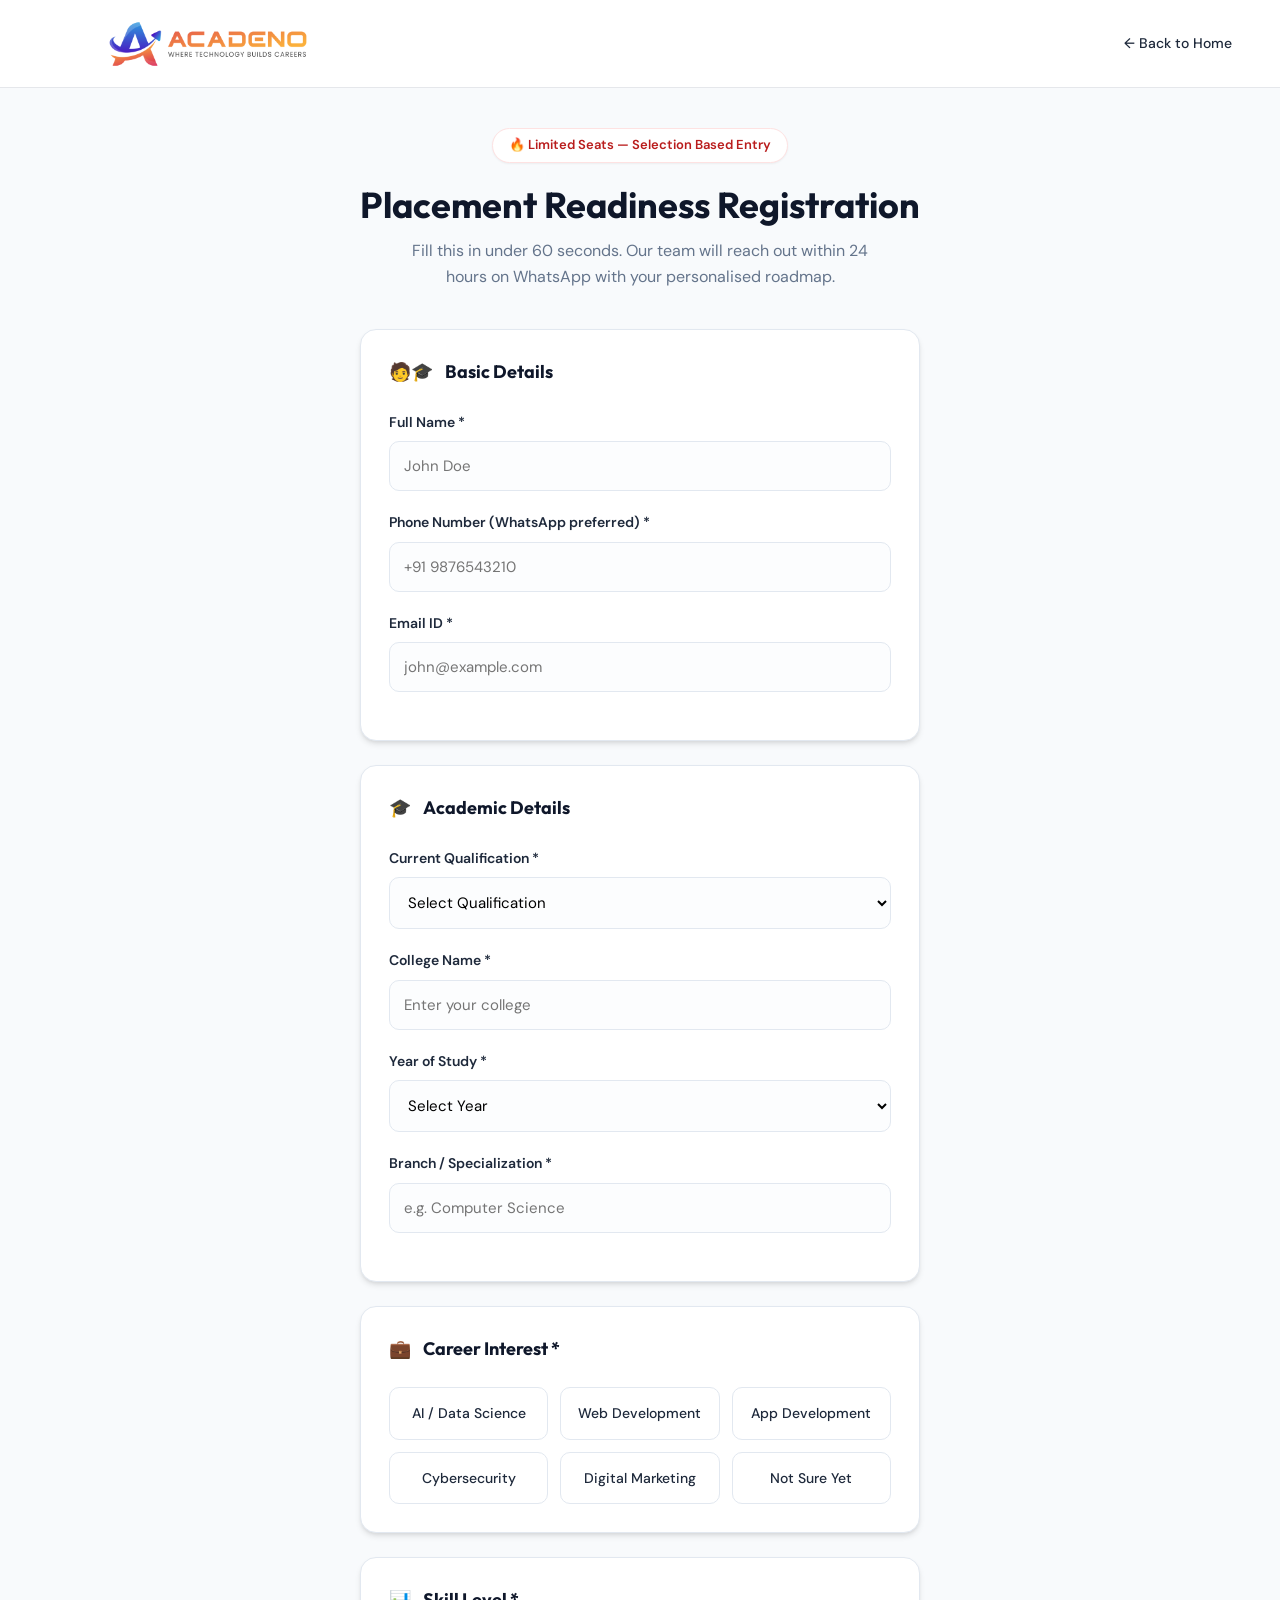
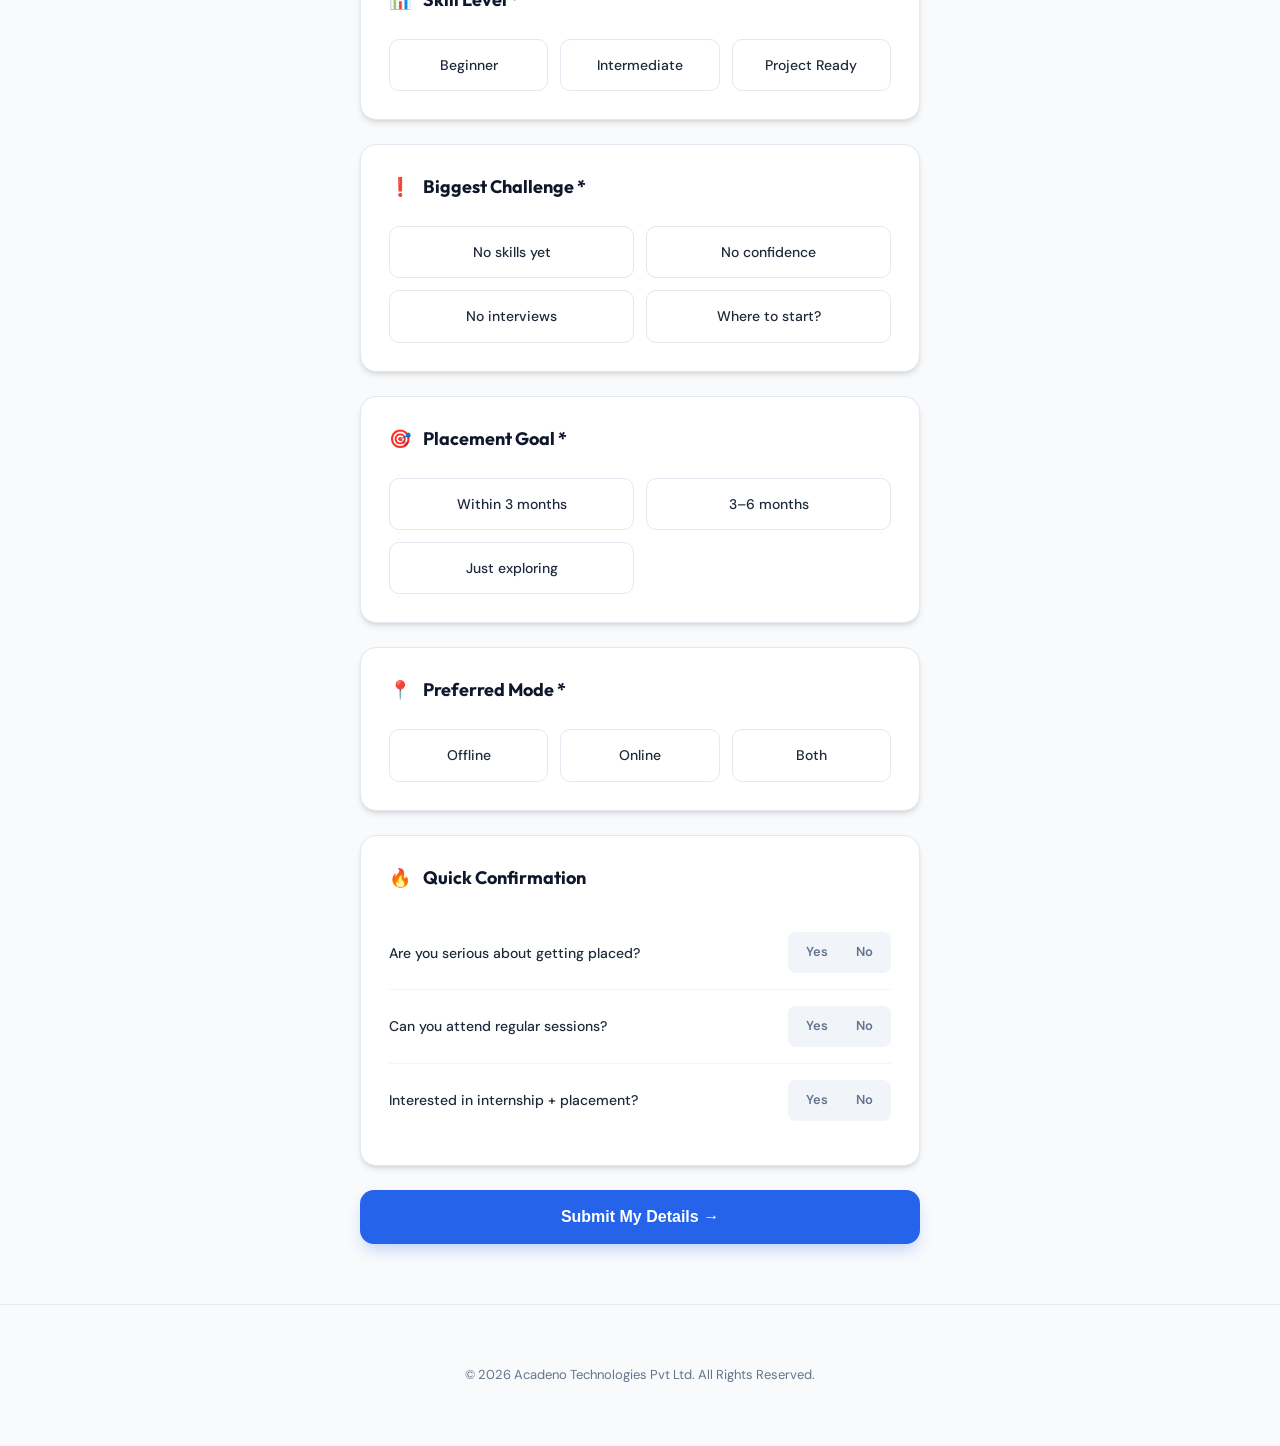
<file: placement-readiness.html>
<!DOCTYPE html>
<html lang="en">
<head>
    <meta charset="UTF-8">
    <meta name="viewport" content="width=device-width, initial-scale=1.0">
    <title>Placement Readiness Registration | Acadeno Technologies</title>
    <meta name="description" content="Register for Acadeno Technologies Placement Readiness program. Personalized career roadmap and tech internship.">
    <!-- Google Fonts -->
    <link href="https://fonts.googleapis.com/css2?family=Outfit:wght@400;600;700&family=DM+Sans:wght@400;500;700&display=swap" rel="stylesheet">
    <!-- Favicon -->
    <link rel="icon" type="image/png" sizes="512x512" href="assets/favicon.png">
    <style>
        :root {
            --primary: #2563eb;
            --primary-light: #eff6ff;
            --primary-dark: #1d4ed8;
            --bg-light: #f8fafc;
            --text-dark: #1e293b;
            --text-muted: #64748b;
            --error: #ef4444;
            --card-shadow: 0 4px 6px -1px rgb(0 0 0 / 0.1), 0 2px 4px -2px rgb(0 0 0 / 0.1);
            --card-border: 1px solid #e2e8f0;
        }

        * {
            margin: 0;
            padding: 0;
            box-sizing: border-box;
        }

        body {
            font-family: 'DM Sans', sans-serif;
            background-color: var(--bg-light);
            color: var(--text-dark);
            line-height: 1.6;
            overflow-x: hidden;
        }

        h1, h2, h3, h4 {
            font-family: 'Outfit', sans-serif;
            font-weight: 700;
        }

        .container {
            max-width: 600px;
            margin: 0 auto;
            padding: 20px;
        }

        /* Nav Bar */
        .navbar {
            position: sticky;
            top: 0;
            background: rgba(255, 255, 255, 0.9);
            backdrop-filter: blur(10px);
            border-bottom: 1px solid #e5e7eb;
            z-index: 1000;
            height: 88px;
            display: flex;
            align-items: center;
        }

        .navbar .container {
            display: flex;
            justify-content: space-between;
            align-items: center;
            width: 100%;
            max-width: none;
            padding: 0 48px;
        }

        .logo-img {
            height: 180px;
            width: auto;
            object-fit: contain;
            display: block;
            image-rendering: -webkit-optimize-contrast;
            transition: transform 0.3s ease;
        }

        .navbar a:hover .logo-img {
            transform: scale(1.04);
        }

        .back-link {
            text-decoration: none;
            color: var(--text-dark);
            font-size: 14px;
            font-weight: 500;
            display: flex;
            align-items: center;
            gap: 6px;
            transition: color 0.2s;
        }

        .back-link:hover {
            color: var(--primary);
        }

        /* Hero */
        .hero {
            text-align: center;
            padding: 40px 0 20px;
        }

        .badge {
            display: inline-block;
            background: #fff;
            border: 1px solid #fee2e2;
            color: #b91c1c;
            padding: 6px 16px;
            border-radius: 9999px;
            font-size: 13px;
            font-weight: 600;
            margin-bottom: 20px;
            box-shadow: 0 1px 2px rgba(0,0,0,0.05);
            animation: pulse 2s infinite;
        }

        @keyframes pulse {
            0% { transform: scale(1); }
            50% { transform: scale(1.03); }
            100% { transform: scale(1); }
        }

        .hero h1 {
            font-size: clamp(28px, 5vw, 36px);
            margin-bottom: 12px;
            color: #0f172a;
            line-height: 1.2;
        }

        .hero p {
            color: var(--text-muted);
            max-width: 480px;
            margin: 0 auto;
            font-size: 16px;
        }

        /* Form Sections */
        .section-card {
            background: white;
            border-radius: 16px;
            padding: 28px;
            margin-bottom: 24px;
            border: var(--card-border);
            box-shadow: var(--card-shadow);
            transition: transform 0.2s ease-in-out;
        }

        .section-card:hover {
            transform: translateY(-2px);
        }

        .section-title {
            display: flex;
            align-items: center;
            gap: 12px;
            font-size: 18px;
            margin-bottom: 24px;
            color: #0f172a;
        }

        /* Field Styling */
        .form-group {
            margin-bottom: 20px;
        }

        .form-group label {
            display: block;
            font-size: 14px;
            font-weight: 600;
            margin-bottom: 8px;
            color: #1e293b;
        }

        .form-control {
            width: 100%;
            padding: 14px;
            border: 1.5px solid #e2e8f0;
            border-radius: 10px;
            font-size: 15px;
            font-family: inherit;
            transition: all 0.2s;
            background: #fcfdfe;
        }

        .form-control:focus {
            outline: none;
            border-color: var(--primary);
            box-shadow: 0 0 0 4px rgba(37, 99, 235, 0.1);
            background: white;
        }

        .form-control.error {
            border-color: var(--error);
            background: #fffafa;
        }

        .error-message {
            color: var(--error);
            font-size: 12px;
            margin-top: 6px;
            display: none;
            font-weight: 500;
        }

        /* Radio Pill Styling */
        .radio-grid {
            display: grid;
            grid-template-columns: repeat(2, 1fr);
            gap: 12px;
        }

        @media (min-width: 480px) {
            .radio-grid-3 {
                grid-template-columns: repeat(3, 1fr);
            }
        }

        .radio-item {
            position: relative;
        }

        .radio-item input[type="radio"] {
            position: absolute;
            opacity: 0;
            width: 0;
            height: 0;
        }

        .radio-item label {
            display: flex;
            align-items: center;
            justify-content: center;
            height: 100%;
            padding: 14px 10px;
            text-align: center;
            background: white;
            border: 1.5px solid #e2e8f0;
            border-radius: 10px;
            font-size: 14px;
            font-weight: 500;
            cursor: pointer;
            transition: all 0.2s cubic-bezier(0.4, 0, 0.2, 1);
        }

        .radio-item label:hover {
            border-color: var(--primary);
            background: var(--primary-light);
        }

        .radio-item input[type="radio"]:checked + label {
            background: var(--primary-light);
            border-color: var(--primary);
            color: var(--primary);
            font-weight: 600;
            box-shadow: 0 2px 4px rgba(37, 99, 235, 0.1);
        }

        /* Toggle Rows */
        .toggle-row {
            display: flex;
            justify-content: space-between;
            align-items: center;
            padding: 16px 0;
            border-bottom: 1px solid #f1f5f9;
        }

        .toggle-row:last-child {
            border-bottom: none;
        }

        .toggle-question {
            font-size: 14px;
            font-weight: 500;
            padding-right: 12px;
        }

        .toggle-options {
            display: flex;
            background: #f1f5f9;
            padding: 4px;
            border-radius: 8px;
            flex-shrink: 0;
        }

        .toggle-options input[type="radio"] {
            display: none;
        }

        .toggle-options label {
            padding: 6px 14px;
            border-radius: 6px;
            cursor: pointer;
            font-size: 13px;
            font-weight: 600;
            transition: all 0.2s;
            color: var(--text-muted);
        }

        .toggle-options input[type="radio"]:checked + label {
            background: white;
            box-shadow: 0 2px 4px rgba(0,0,0,0.08);
            color: var(--primary);
        }

        /* Submit Button */
        .submit-btn {
            width: 100%;
            background: var(--primary);
            color: white;
            border: none;
            padding: 18px;
            border-radius: 14px;
            font-size: 16px;
            font-weight: 700;
            cursor: pointer;
            transition: all 0.3s cubic-bezier(0.4, 0, 0.2, 1);
            margin-top: 10px;
            box-shadow: 0 8px 16px -4px rgba(37, 99, 235, 0.3);
            display: flex;
            align-items: center;
            justify-content: center;
            gap: 8px;
        }

        .submit-btn:hover {
            background: var(--primary-dark);
            transform: translateY(-2px);
            box-shadow: 0 12px 20px -6px rgba(37, 99, 235, 0.4);
        }

        .submit-btn:active {
            transform: translateY(0);
        }

        /* Footer */
        .footer {
            text-align: center;
            padding: 40px 0;
            font-size: 13px;
            color: var(--text-muted);
            border-top: 1px solid #e5e7eb;
            margin-top: 40px;
        }

        /* Success Screen */
        #success-screen {
            display: none;
            text-align: center;
            padding: 80px 20px;
            animation: fadeIn 0.5s ease-out;
        }

        @keyframes fadeIn {
            from { opacity: 0; transform: translateY(20px); }
            to { opacity: 1; transform: translateY(0); }
        }

        .check-icon {
            width: 90px;
            height: 90px;
            background: #10b981;
            color: white;
            border-radius: 50%;
            display: flex;
            align-items: center;
            justify-content: center;
            font-size: 44px;
            margin: 0 auto 28px;
            box-shadow: 0 12px 20px -5px rgba(16, 185, 129, 0.3);
        }

        .btn-link {
            display: inline-block;
            margin-top: 32px;
            text-decoration: none;
            color: white;
            background: var(--primary);
            font-weight: 600;
            padding: 14px 28px;
            border-radius: 10px;
            transition: all 0.2s;
            box-shadow: 0 4px 10px rgba(37, 99, 235, 0.2);
        }

        .btn-link:hover {
            background: var(--primary-dark);
            transform: scale(1.02);
        }

        /* Spinner for loading state */
        .spinner {
            width: 20px;
            height: 20px;
            border: 3px solid rgba(255,255,255,0.3);
            border-radius: 50%;
            border-top-color: white;
            animation: spin 1s ease-in-out infinite;
            display: none;
        }

        @keyframes spin {
            to { transform: rotate(360deg); }
        }

        /* Responsive adjustments */
        @media (max-width: 480px) {
            .section-card {
                padding: 20px;
                border-radius: 12px;
            }
            .radio-grid {
                grid-template-columns: 1fr;
            }
            .radio-grid-3 {
                grid-template-columns: 1fr;
            }
            .navbar .container {
                padding: 0 16px;
            }
        }
    </style>
</head>
<body>

    <nav class="navbar">
        <div class="container">
            <a href="https://acadeno.in">
                <img src="assets/ACD_LG_1.svg" alt="Acadeno Logo" class="logo-img">
            </a>
            <a href="https://acadeno.in" class="back-link">← Back to Home</a>
        </div>
    </nav>

    <div id="form-content">
        <header class="hero container">
            <span class="badge">🔥 Limited Seats — Selection Based Entry</span>
            <h1>Placement Readiness Registration</h1>
            <p>Fill this in under 60 seconds. Our team will reach out within 24 hours on WhatsApp with your personalised roadmap.</p>
        </header>

        <main class="container">
            <form id="registration-form" novalidate>
                <!-- Basic Details -->
                <section class="section-card">
                    <h2 class="section-title"><span>🧑🎓</span> Basic Details</h2>
                    <div class="form-group">
                        <label for="full-name">Full Name *</label>
                        <input type="text" id="full-name" name="fullName" class="form-control" placeholder="John Doe" required>
                        <div class="error-message">This field is required</div>
                    </div>
                    <div class="form-group">
                        <label for="phone">Phone Number (WhatsApp preferred) *</label>
                        <input type="tel" id="phone" name="phone" class="form-control" placeholder="+91 9876543210" required>
                        <div class="error-message">Please enter a valid phone number (at least 10 digits)</div>
                    </div>
                    <div class="form-group">
                        <label for="email">Email ID *</label>
                        <input type="email" id="email" name="email" class="form-control" placeholder="john@example.com" required>
                        <div class="error-message">Please enter a valid email address</div>
                    </div>
                </section>

                <!-- Academic Details -->
                <section class="section-card">
                    <h2 class="section-title"><span>🎓</span> Academic Details</h2>
                    <div class="form-group">
                        <label for="qualification">Current Qualification *</label>
                        <select id="qualification" name="qualification" class="form-control" required>
                            <option value="">Select Qualification</option>
                            <option value="BSc">BSc</option>
                            <option value="BCA">BCA</option>
                            <option value="BTech">BTech</option>
                            <option value="BCom">BCom</option>
                            <option value="Diploma">Diploma</option>
                            <option value="Others">Others</option>
                        </select>
                        <div class="error-message">Please select your qualification</div>
                    </div>
                    <div class="form-group">
                        <label for="college">College Name *</label>
                        <input type="text" id="college" name="college" class="form-control" placeholder="Enter your college" required>
                        <div class="error-message">This field is required</div>
                    </div>
                    <div class="form-group">
                        <label for="year">Year of Study *</label>
                        <select id="year" name="year" class="form-control" required>
                            <option value="">Select Year</option>
                            <option value="1st Year">1st Year</option>
                            <option value="2nd Year">2nd Year</option>
                            <option value="3rd Year">3rd Year</option>
                            <option value="Final Year">Final Year</option>
                            <option value="Passed Out">Passed Out</option>
                        </select>
                        <div class="error-message">Please select your year of study</div>
                    </div>
                    <div class="form-group">
                        <label for="branch">Branch / Specialization *</label>
                        <input type="text" id="branch" name="branch" class="form-control" placeholder="e.g. Computer Science" required>
                        <div class="error-message">This field is required</div>
                    </div>
                </section>

                <!-- Career Interest -->
                <section class="section-card">
                    <h2 class="section-title"><span>💼</span> Career Interest *</h2>
                    <div class="radio-grid radio-grid-3" id="career-interest-group">
                        <div class="radio-item">
                            <input type="radio" name="careerField" value="AI / Data Science" id="interest-ai" required>
                            <label for="interest-ai">AI / Data Science</label>
                        </div>
                        <div class="radio-item">
                            <input type="radio" name="careerField" value="Web Development" id="interest-web">
                            <label for="interest-web">Web Development</label>
                        </div>
                        <div class="radio-item">
                            <input type="radio" name="careerField" value="App Development" id="interest-app">
                            <label for="interest-app">App Development</label>
                        </div>
                        <div class="radio-item">
                            <input type="radio" name="careerField" value="Cybersecurity" id="interest-cyber">
                            <label for="interest-cyber">Cybersecurity</label>
                        </div>
                        <div class="radio-item">
                            <input type="radio" name="careerField" value="Digital Marketing" id="interest-marketing">
                            <label for="interest-marketing">Digital Marketing</label>
                        </div>
                        <div class="radio-item">
                            <input type="radio" name="careerField" value="Not Sure Yet" id="interest-unsure">
                            <label for="interest-unsure">Not Sure Yet</label>
                        </div>
                    </div>
                    <div class="error-message">Please select a career interest</div>
                </section>

                <!-- Skill Level -->
                <section class="section-card">
                    <h2 class="section-title"><span>📊</span> Skill Level *</h2>
                    <div class="radio-grid radio-grid-3">
                        <div class="radio-item">
                            <input type="radio" name="skillLevel" value="Beginner" id="skill-beginner" required>
                            <label for="skill-beginner">Beginner</label>
                        </div>
                        <div class="radio-item">
                            <input type="radio" name="skillLevel" value="Intermediate" id="skill-intermediate">
                            <label for="skill-intermediate">Intermediate</label>
                        </div>
                        <div class="radio-item">
                            <input type="radio" name="skillLevel" value="Have done projects" id="skill-projects">
                            <label for="skill-projects">Project Ready</label>
                        </div>
                    </div>
                    <div class="error-message">Please select your skill level</div>
                </section>

                <!-- Biggest Challenge -->
                <section class="section-card">
                    <h2 class="section-title"><span>❗</span> Biggest Challenge *</h2>
                    <div class="radio-grid">
                        <div class="radio-item">
                            <input type="radio" name="painPoint" value="No skills yet" id="challenge-no-skills" required>
                            <label for="challenge-no-skills">No skills yet</label>
                        </div>
                        <div class="radio-item">
                            <input type="radio" name="painPoint" value="No confidence" id="challenge-no-confidence">
                            <label for="challenge-no-confidence">No confidence</label>
                        </div>
                        <div class="radio-item">
                            <input type="radio" name="painPoint" value="Not getting interviews" id="challenge-no-interviews">
                            <label for="challenge-no-interviews">No interviews</label>
                        </div>
                        <div class="radio-item">
                            <input type="radio" name="painPoint" value="Don't know where to start" id="challenge-no-start">
                            <label for="challenge-no-start">Where to start?</label>
                        </div>
                    </div>
                    <div class="error-message">Please select a challenge</div>
                </section>

                <!-- Placement Goal -->
                <section class="section-card">
                    <h2 class="section-title"><span>🎯</span> Placement Goal *</h2>
                    <div class="radio-grid">
                        <div class="radio-item">
                            <input type="radio" name="placementGoal" value="Within 3 months" id="goal-3m" required>
                            <label for="goal-3m">Within 3 months</label>
                        </div>
                        <div class="radio-item">
                            <input type="radio" name="placementGoal" value="3–6 months" id="goal-6m">
                            <label for="goal-6m">3–6 months</label>
                        </div>
                        <div class="radio-item">
                            <input type="radio" name="placementGoal" value="Just exploring" id="goal-exploring">
                            <label for="goal-exploring">Just exploring</label>
                        </div>
                    </div>
                    <div class="error-message">Please select a goal</div>
                </section>

                <!-- Preferred Mode -->
                <section class="section-card">
                    <h2 class="section-title"><span>📍</span> Preferred Mode *</h2>
                    <div class="radio-grid radio-grid-3">
                        <div class="radio-item">
                            <input type="radio" name="mode" value="Offline (Calicut)" id="mode-offline" required>
                            <label for="mode-offline">Offline</label>
                        </div>
                        <div class="radio-item">
                            <input type="radio" name="mode" value="Online" id="mode-online">
                            <label for="mode-online">Online</label>
                        </div>
                        <div class="radio-item">
                            <input type="radio" name="mode" value="Both" id="mode-both">
                            <label for="mode-both">Both</label>
                        </div>
                    </div>
                    <div class="error-message">Please select a preferred mode</div>
                </section>

                <!-- Quick Confirmation -->
                <section class="section-card">
                    <h2 class="section-title"><span>🔥</span> Quick Confirmation</h2>
                    
                    <div class="toggle-row">
                        <div class="toggle-question">Are you serious about getting placed?</div>
                        <div class="toggle-options">
                            <input type="radio" name="serious" value="Yes" id="serious-yes">
                            <label for="serious-yes">Yes</label>
                            <input type="radio" name="serious" value="No" id="serious-no">
                            <label for="serious-no">No</label>
                        </div>
                    </div>

                    <div class="toggle-row">
                        <div class="toggle-question">Can you attend regular sessions?</div>
                        <div class="toggle-options">
                            <input type="radio" name="regularSession" value="Yes" id="sessions-yes">
                            <label for="sessions-yes">Yes</label>
                            <input type="radio" name="regularSession" value="No" id="sessions-no">
                            <label for="sessions-no">No</label>
                        </div>
                    </div>

                    <div class="toggle-row">
                        <div class="toggle-question">Interested in internship + placement?</div>
                        <div class="toggle-options">
                            <input type="radio" name="internshipInterest" value="Yes" id="internship-yes">
                            <label for="internship-yes">Yes</label>
                            <input type="radio" name="internshipInterest" value="No" id="internship-no">
                            <label for="internship-no">No</label>
                        </div>
                    </div>
                </section>

                <button type="submit" class="submit-btn" id="submit-btn-el">
                    <span class="btn-text">Submit My Details →</span>
                    <div class="spinner" id="btn-spinner"></div>
                </button>
            </form>
        </main>
    </div>

    <div id="success-screen">
        <div class="container" style="max-width: 500px;">
            <div class="check-icon">✓</div>
            <h1>You're Registered! 🎉</h1>
            <p style="color: var(--text-muted); margin-top: 10px;">Our team will reach out on WhatsApp within 24 hours with your personalised placement roadmap.</p>
            <a href="https://acadeno.in" class="btn-link">← Back to Acadeno.in →</a>
        </div>
    </div>

    <footer class="footer">
        <div class="container">
            <p>© 2026 Acadeno Technologies Pvt Ltd. All Rights Reserved.</p>
        </div>
    </footer>

    <script>
        const form = document.getElementById('registration-form');
        const formContent = document.getElementById('form-content');
        const successScreen = document.getElementById('success-screen');
        const submitBtn = document.getElementById('submit-btn-el');
        const btnText = submitBtn.querySelector('.btn-text');
        const btnSpinner = document.getElementById('btn-spinner');

        form.addEventListener('submit', async (e) => {
            e.preventDefault();
            
            if (validateForm()) {
                // Collect Data
                const formData = new FormData(form);
                const data = Object.fromEntries(formData.entries());
                
                console.log('Form submission:', data);

                // UI Loading State
                submitBtn.disabled = true;
                btnText.style.display = 'none';
                btnSpinner.style.display = 'block';

                // Structure data for SheetDB
                const sheetData = {
                    "Timestamp": new Date().toLocaleString(),
                    "Full Name": data.fullName,
                    "Phone": data.phone,
                    "Email": data.email,
                    "Qualification": data.qualification,
                    "College": data.college,
                    "Year": data.year,
                    "Branch": data.branch,
                    "Career Field": data.careerField,
                    "Skill Level": data.skillLevel,
                    "Pain Point": data.painPoint,
                    "Placement Goal": data.placementGoal,
                    "Mode": data.mode,
                    "Regular Session": data.regularSession,
                    "Internship Interest": data.internshipInterest,
                    "Serious": data.serious || "No"
                };

                // Submit to SheetDB
                try {
                    const response = await fetch('https://sheetdb.io/api/v1/6kded9btncmq7', {
                        method: 'POST',
                        headers: {
                            'Content-Type': 'application/json',
                            'Accept': 'application/json'
                        },
                        body: JSON.stringify({ data: [sheetData] })
                    });

                    if (response.ok) {
                        // Success handling
                        formContent.style.display = 'none';
                        successScreen.style.display = 'block';
                        window.scrollTo({ top: 0, behavior: 'smooth' });
                        if (typeof confetti === 'function') confetti();
                    } else {
                        throw new Error('Server returned ' + response.status);
                    }
                } catch (error) {
                    console.error('Submission error:', error);
                    alert('There was an error submitting the form. Please check your connection and try again.');
                    
                    // Reset UI
                    submitBtn.disabled = false;
                    btnText.style.display = 'block';
                    btnSpinner.style.display = 'none';
                }
            }
        });

        function validateForm() {
            let isValid = true;
            let firstErrorElement = null;

            // Clear previous errors
            document.querySelectorAll('.error-message').forEach(msg => msg.style.display = 'none');
            document.querySelectorAll('.form-control').forEach(el => el.classList.remove('error'));

            // Basic Text Fields & Selects
            const requiredFields = [
                'full-name', 'phone', 'email', 'qualification', 'college', 'year', 'branch'
            ];

            requiredFields.forEach(id => {
                const field = document.getElementById(id);
                if (!field.value.trim()) {
                    showError(field);
                    isValid = false;
                } else if (id === 'phone' && !validatePhone(field.value)) {
                    showError(field, "Please enter at least 10 digits");
                    isValid = false;
                } else if (id === 'email' && !validateEmail(field.value)) {
                    showError(field, "Please enter a valid email address");
                    isValid = false;
                }
            });

            // Radio Groups (Required)
            const radioGroups = [
                'careerField', 'skillLevel', 'painPoint', 'placementGoal', 'mode'
            ];

            radioGroups.forEach(name => {
                const radios = document.getElementsByName(name);
                let checked = false;
                for (let r of radios) {
                    if (r.checked) {
                        checked = true;
                        break;
                    }
                }
                if (!checked) {
                    const groupParent = radios[0].closest('section');
                    const errorMsg = groupParent.querySelector('.error-message');
                    if (errorMsg) errorMsg.style.display = 'block';
                    if (!firstErrorElement) firstErrorElement = groupParent;
                    isValid = false;
                }
            });

            if (!isValid && firstErrorElement) {
                firstErrorElement.scrollIntoView({ behavior: 'smooth', block: 'center' });
            }

            return isValid;

            function showError(field, customMsg) {
                field.classList.add('error');
                const errorMsg = field.nextElementSibling;
                if (errorMsg && errorMsg.classList.contains('error-message')) {
                    if (customMsg) errorMsg.textContent = customMsg;
                    errorMsg.style.display = 'block';
                }
                if (!firstErrorElement) firstErrorElement = field;
            }
        }

        function validatePhone(phone) {
            const digits = phone.replace(/\D/g, '');
            return digits.length >= 10;
        }

        function validateEmail(email) {
            return /^[^\s@]+@[^\s@]+\.[^\s@]+$/.test(email);
        }
    </script>
</body>
</html>
</file>
